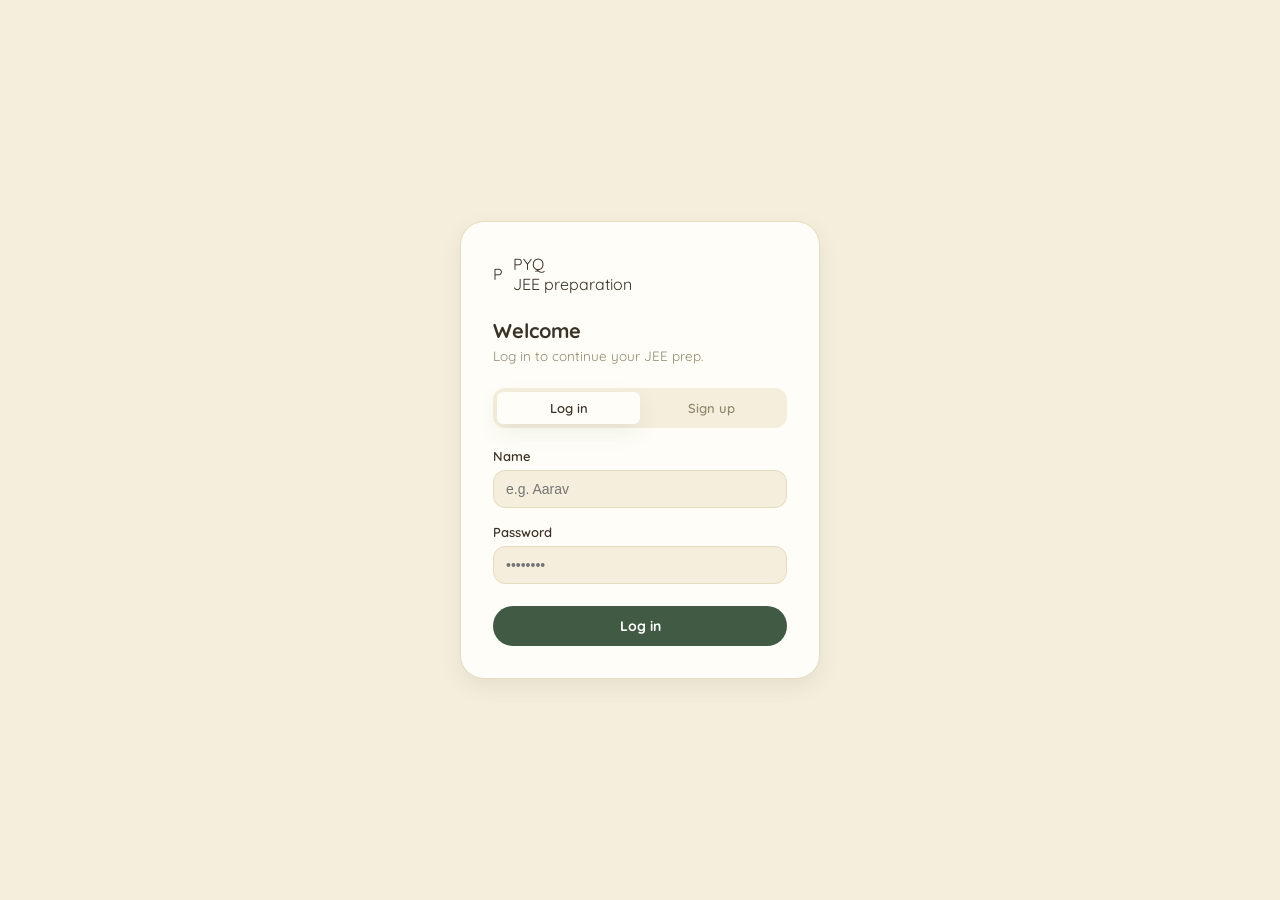
<file: frontend/index.html>
<!doctype html>
<html lang="en">
<head>
  <meta charset="UTF-8" />
  <meta name="viewport" content="width=device-width, initial-scale=1.0" />
  <title>PYQ · Log in</title>
  <link rel="stylesheet" href="css/global.css" />
  <link rel="stylesheet" href="css/auth.css" />
</head>
<body>
  <div class="auth-shell">
    <div class="auth-card">
      <div class="auth-brand">
        <div class="sidebar-brand-mark">P</div>
        <div>
          <div class="sidebar-brand-title">PYQ</div>
          <div class="sidebar-brand-subtitle">JEE preparation</div>
        </div>
      </div>

      <h1 class="auth-title">Welcome</h1>
      <p class="auth-subtitle" id="authSubtitle">Log in to continue your JEE prep.</p>

      <div class="auth-tabs">
        <button type="button" class="auth-tab" data-mode="login">Log in</button>
        <button type="button" class="auth-tab" data-mode="signup">Sign up</button>
      </div>

      <form id="authForm" data-mode="login">
        <div class="auth-field">
          <label class="auth-label" for="authName">Name</label>
          <input class="auth-input" type="text" id="authName" placeholder="e.g. Aarav" autocomplete="name" required />
        </div>
        <div class="auth-field">
          <label class="auth-label" for="authPassword">Password</label>
          <input class="auth-input" type="password" id="authPassword" placeholder="••••••••" autocomplete="current-password" required />
        </div>
        <p class="auth-error" id="authError"></p>
        <button type="submit" class="btn btn-primary auth-submit" id="authSubmit">Log in</button>
      </form>
    </div>
  </div>

  <script src="js/auth.js"></script>
  <script src="js/login.js"></script>
</body>
</html>
</file>
<file: frontend/css/global.css>
@import url("https://fonts.googleapis.com/css2?family=Quicksand:wght@500;600;700&display=swap");

:root {
  --bg: #f5eedc;
  --surface: #fffdf7;
  --surface-soft: #fbf4e3;
  --border: #e6dcc0;
  --text: #3a3226;
  --text-muted: #938a6e;
  --text-soft: #5b5340;
  --accent: #405a43;
  --accent-soft: #8fa889;
  --accent-soft-bg: rgba(143, 168, 137, 0.22);
  --accent-contrast: #ffffff;
  --yellow: #f3d783;
  --sky: #a9d0e8;
  --pink: #e9b9c2;
  --error: #c96a4e;
  --success: #3f7a52;
  --radius-lg: 24px;
  --radius-md: 16px;
  --radius-sm: 12px;
  --shadow-card: 0 8px 22px rgba(64, 90, 67, 0.09);

  /* Floating nav toolbar: dark/translucent + muted gold, independent of
     the light content palette above since it floats over every page. */
  --toolbar-bg: rgba(19, 17, 13, 0.78);
  --toolbar-border: rgba(201, 162, 77, 0.3);
  --toolbar-icon: #efe6d2;
  --toolbar-icon-muted: #a79c82;
  --toolbar-gold: #c9a24d;
  --toolbar-gold-glow: rgba(201, 162, 77, 0.55);
  --toolbar-active-bg: rgba(201, 162, 77, 0.16);
}

* {
  box-sizing: border-box;
}

html,
body {
  height: 100%;
}

body {
  margin: 0;
  font-family: "Quicksand", "Segoe UI", -apple-system, BlinkMacSystemFont, Roboto, sans-serif;
  background: var(--bg);
  color: var(--text);
}

a {
  color: inherit;
  text-decoration: none;
}

button {
  font-family: inherit;
}

.sr-only {
  position: absolute;
  width: 1px;
  height: 1px;
  padding: 0;
  margin: -1px;
  overflow: hidden;
  clip: rect(0, 0, 0, 0);
  white-space: nowrap;
  border: 0;
}

/* App shell: .sidebar is now `position: fixed` (see below), taken
   completely out of flow, so .main naturally fills 100% of the shell
   on its own -- no layout math needed between the two. */
.app-shell {
  display: flex;
  min-height: 100vh;
}

/* Floating bottom-center pill nav -- dark glass + muted gold, overlays
   every page (light content pages and the dark map alike) rather than
   reserving layout space. */
.sidebar {
  position: fixed;
  bottom: 22px;
  left: 50%;
  transform: translateX(-50%);
  width: auto;
  height: auto;
  display: flex;
  flex-direction: row;
  align-items: center;
  gap: 4px;
  padding: 8px;
  border-radius: 999px;
  background: var(--toolbar-bg);
  border: 1px solid var(--toolbar-border);
  box-shadow: 0 18px 40px rgba(0, 0, 0, 0.35), 0 2px 10px rgba(0, 0, 0, 0.25);
  backdrop-filter: blur(16px);
  -webkit-backdrop-filter: blur(16px);
  z-index: 50;
}

.sidebar-brand {
  display: none;
}

.sidebar-nav {
  display: flex;
  flex-direction: row;
  align-items: center;
  gap: 4px;
}

.sidebar-link {
  position: relative;
  display: flex;
  align-items: center;
  justify-content: center;
  width: 44px;
  height: 44px;
  border-radius: 50%;
  color: var(--toolbar-icon-muted);
  transition: color 0.15s ease, background 0.15s ease, box-shadow 0.15s ease;
}

.sidebar-link:hover {
  background: rgba(239, 230, 210, 0.08);
  color: var(--toolbar-icon);
}

.sidebar-link.active {
  color: var(--toolbar-gold);
  background: var(--toolbar-active-bg);
  box-shadow: 0 0 0 1.5px var(--toolbar-gold), 0 0 16px var(--toolbar-gold-glow);
}

.sidebar-link-icon {
  width: 20px;
  height: 20px;
  display: inline-flex;
  align-items: center;
  justify-content: center;
  flex-shrink: 0;
}

/* Custom tooltip, shown above each icon (the nav is a horizontal
   bottom bar now) on hover/focus. */
.sidebar-link::after {
  content: attr(data-tooltip);
  position: absolute;
  bottom: calc(100% + 12px);
  left: 50%;
  transform: translateX(-50%);
  background: var(--toolbar-bg);
  border: 1px solid var(--toolbar-border);
  color: var(--toolbar-icon);
  padding: 5px 11px;
  border-radius: 8px;
  font-size: 11.5px;
  font-weight: 600;
  white-space: nowrap;
  opacity: 0;
  pointer-events: none;
  transition: opacity 0.15s ease;
  z-index: 20;
}

.sidebar-link:hover::after,
.sidebar-link:focus-visible::after {
  opacity: 1;
}

.sidebar-footer {
  display: flex;
  align-items: center;
}

.sidebar-user {
  position: relative;
  display: flex;
  align-items: center;
  justify-content: center;
  width: 44px;
  height: 44px;
  border-radius: 50%;
  background: none;
  border: none;
  cursor: pointer;
}

.sidebar-user::after {
  content: attr(data-tooltip);
  position: absolute;
  bottom: calc(100% + 12px);
  left: 50%;
  transform: translateX(-50%);
  background: var(--toolbar-bg);
  border: 1px solid var(--toolbar-border);
  color: var(--toolbar-icon);
  padding: 5px 11px;
  border-radius: 8px;
  font-size: 11.5px;
  font-weight: 600;
  white-space: nowrap;
  opacity: 0;
  pointer-events: none;
  transition: opacity 0.15s ease;
  z-index: 20;
}

.sidebar-user:hover::after,
.sidebar-user:focus-visible::after {
  opacity: 1;
}

.sidebar-user-avatar {
  width: 32px;
  height: 32px;
  border-radius: 50%;
  background: var(--toolbar-gold);
  color: #1a1812;
  display: flex;
  align-items: center;
  justify-content: center;
  font-size: 11px;
  font-weight: 700;
  flex-shrink: 0;
}

/* Name/target text is kept for a11y and for the profile page's own
   larger reuse of this markup, hidden only inside the floating pill. */
.sidebar .sidebar-user-name,
.sidebar .sidebar-user-target {
  display: none;
}

.main {
  flex: 1;
  padding: 28px 36px 120px;
  min-width: 0;
}

.topbar {
  display: flex;
  align-items: center;
  justify-content: space-between;
  margin-bottom: 28px;
}

.topbar-greeting {
  font-size: 24px;
  font-weight: 700;
  margin: 0 0 4px;
}

.topbar-subtitle {
  margin: 0;
  color: var(--text-muted);
  font-size: 14px;
}

.topbar-actions {
  display: flex;
  gap: 10px;
}

.icon-button {
  width: 38px;
  height: 38px;
  border-radius: 50%;
  border: 1px solid var(--border);
  background: var(--surface);
  display: flex;
  align-items: center;
  justify-content: center;
  cursor: pointer;
}

.icon-button:hover {
  background: var(--accent-soft-bg);
}

.card {
  background: var(--surface);
  border: 1px solid var(--border);
  border-radius: var(--radius-lg);
  box-shadow: var(--shadow-card);
  padding: 22px;
}

.card-header {
  display: flex;
  align-items: center;
  justify-content: space-between;
  margin-bottom: 14px;
}

.card-title {
  font-size: 15px;
  font-weight: 700;
  margin: 0;
}

.card-link {
  font-size: 13px;
  font-weight: 600;
  color: var(--accent);
}

.card-link:hover {
  text-decoration: underline;
}

.page-placeholder {
  display: flex;
  flex-direction: column;
  align-items: flex-start;
  gap: 8px;
  padding: 48px;
}

.page-placeholder h2 {
  margin: 0;
  font-size: 20px;
}

.page-placeholder p {
  margin: 0;
  color: var(--text-muted);
  max-width: 460px;
}

.btn {
  display: inline-flex;
  align-items: center;
  justify-content: center;
  gap: 8px;
  border-radius: 999px;
  padding: 10px 20px;
  font-size: 14px;
  font-weight: 700;
  cursor: pointer;
  border: 1px solid transparent;
}

.btn-primary {
  background: var(--accent);
  color: var(--accent-contrast);
}

.btn-primary:hover {
  background: #344b37;
}

.btn-secondary {
  background: var(--surface);
  border-color: var(--border);
  color: var(--text);
}

.btn-secondary:hover {
  background: var(--accent-soft-bg);
}

/* Narrow screens: same floating pill everywhere, just a touch more
   compact so it comfortably fits 6 items under ~420px. */
@media (max-width: 700px) {
  .sidebar {
    bottom: 14px;
    gap: 2px;
    padding: 6px;
  }

  .sidebar-link,
  .sidebar-user {
    width: 38px;
    height: 38px;
  }

  .sidebar-link-icon {
    width: 18px;
    height: 18px;
  }

  .sidebar-user-avatar {
    width: 28px;
    height: 28px;
  }

  .sidebar-link::after,
  .sidebar-user::after {
    display: none;
  }

  .main {
    padding: 20px 16px 110px;
  }
}
</file>
<file: frontend/css/auth.css>
.auth-shell {
  min-height: 100vh;
  display: flex;
  align-items: center;
  justify-content: center;
  padding: 24px;
}

.auth-card {
  width: 100%;
  max-width: 360px;
  background: var(--surface);
  border: 1px solid var(--border);
  border-radius: var(--radius-lg);
  box-shadow: var(--shadow-card);
  padding: 32px;
}

.auth-brand {
  display: flex;
  align-items: center;
  gap: 10px;
  margin-bottom: 24px;
}

.auth-title {
  font-size: 20px;
  font-weight: 700;
  margin: 0 0 4px;
}

.auth-subtitle {
  margin: 0 0 24px;
  color: var(--text-muted);
  font-size: 13.5px;
}

.auth-tabs {
  display: flex;
  background: var(--bg);
  border-radius: var(--radius-sm);
  padding: 4px;
  margin-bottom: 20px;
}

.auth-tab {
  flex: 1;
  border: none;
  background: none;
  padding: 8px 0;
  font-size: 13px;
  font-weight: 600;
  color: var(--text-muted);
  border-radius: 6px;
  cursor: pointer;
}

.auth-tab.active {
  background: var(--surface);
  color: var(--text);
  box-shadow: var(--shadow-card);
}

.auth-field {
  margin-bottom: 16px;
}

.auth-label {
  display: block;
  font-size: 13px;
  font-weight: 600;
  margin-bottom: 6px;
}

.auth-input {
  width: 100%;
  padding: 10px 12px;
  border-radius: var(--radius-sm);
  border: 1px solid var(--border);
  font-size: 14px;
  background: var(--bg);
}

.auth-input:focus {
  outline: 2px solid var(--accent);
  outline-offset: 1px;
}

.auth-submit {
  width: 100%;
  margin-top: 6px;
}

.auth-error {
  display: none;
  color: var(--error);
  font-size: 12.5px;
  margin: -8px 0 14px;
}

.auth-error.visible {
  display: block;
}
</file>
<file: frontend/css/dashboard.css>
.mission-card {
  margin-bottom: 20px;
  display: flex;
  justify-content: space-between;
  gap: 24px;
}

.mission-card-main {
  flex: 1;
  min-width: 0;
}

.mission-badge {
  display: inline-block;
  font-size: 11px;
  font-weight: 700;
  letter-spacing: 0.04em;
  text-transform: uppercase;
  color: var(--text-muted);
  margin-bottom: 10px;
}

.mission-title {
  font-size: 14px;
  font-weight: 700;
  color: var(--text-soft);
  margin: 0 0 6px;
}

.mission-heading {
  font-size: 22px;
  font-weight: 700;
  margin: 0 0 10px;
  line-height: 1.3;
}

.mission-description {
  margin: 0 0 18px;
  color: var(--text-muted);
  font-size: 14px;
  line-height: 1.6;
  max-width: 560px;
}

.mission-stats {
  display: flex;
  flex-direction: column;
  gap: 14px;
  min-width: 170px;
  border-left: 1px solid var(--border);
  padding-left: 24px;
}

.mission-stat-label {
  font-size: 11px;
  text-transform: uppercase;
  letter-spacing: 0.04em;
  color: var(--text-muted);
  margin-bottom: 2px;
}

.mission-stat-value {
  font-size: 14px;
  font-weight: 700;
}

.mission-pill {
  align-self: flex-start;
  background: var(--bg);
  border-radius: 999px;
  padding: 4px 12px;
  font-size: 12px;
  font-weight: 700;
}

.dashboard-grid {
  display: grid;
  grid-template-columns: repeat(3, 1fr);
  gap: 20px;
}

.trend-list,
.recent-list,
.progress-list {
  list-style: none;
  margin: 0;
  padding: 0;
  display: flex;
  flex-direction: column;
  gap: 14px;
}

.trend-row {
  display: flex;
  align-items: center;
  justify-content: space-between;
  font-size: 13.5px;
}

.trend-row-count {
  font-weight: 700;
  color: var(--text-soft);
}

.recent-item {
  display: flex;
  align-items: center;
  justify-content: space-between;
  gap: 10px;
  padding: 8px 0;
  border-bottom: 1px solid var(--border);
}

.recent-item:last-child {
  border-bottom: none;
  padding-bottom: 0;
}

.recent-item-title {
  font-size: 13.5px;
  font-weight: 600;
  margin: 0 0 2px;
}

.recent-item-meta {
  font-size: 12px;
  color: var(--text-muted);
  margin: 0;
}

.recent-item-arrow {
  color: var(--text-muted);
  flex-shrink: 0;
}

.progress-card-subtitle {
  font-size: 12.5px;
  color: var(--text-muted);
  margin: -8px 0 14px;
}

.progress-row {
  display: flex;
  flex-direction: column;
  gap: 6px;
}

.progress-row-top {
  display: flex;
  align-items: center;
  justify-content: space-between;
  font-size: 13px;
  font-weight: 600;
}

.progress-bar-track {
  height: 6px;
  border-radius: 999px;
  background: var(--bg);
  overflow: hidden;
}

.progress-bar-fill {
  height: 100%;
  border-radius: 999px;
  background: var(--accent);
}

.intelligence-form {
  display: flex;
  flex-direction: column;
  gap: 12px;
}

.intelligence-textarea {
  width: 100%;
  min-height: 90px;
  padding: 12px 14px;
  border-radius: var(--radius-sm);
  border: 1px solid var(--border);
  background: var(--bg);
  font-family: inherit;
  font-size: 14px;
  resize: vertical;
}

.intelligence-textarea:focus {
  outline: 2px solid var(--accent);
  outline-offset: 1px;
}

.intelligence-status {
  font-size: 12.5px;
  color: var(--text-muted);
  min-height: 16px;
}

.intelligence-status.visible-error {
  color: var(--error);
}

.intelligence-answer-box {
  margin-top: 18px;
  padding-top: 18px;
  border-top: 1px solid var(--border);
  font-size: 14px;
  line-height: 1.6;
  white-space: pre-wrap;
}

@media (max-width: 1080px) {
  .dashboard-grid {
    grid-template-columns: 1fr;
  }

  .mission-card {
    flex-direction: column;
  }

  .mission-stats {
    border-left: none;
    border-top: 1px solid var(--border);
    padding-left: 0;
    padding-top: 16px;
    flex-direction: row;
    flex-wrap: wrap;
  }
}

/* --- Shared across My Materials / Learn / PYQ Explorer / My Progress --- */

.tab-bar {
  display: flex;
  gap: 6px;
  background: var(--bg);
  border-radius: var(--radius-sm);
  padding: 4px;
  margin-bottom: 20px;
  width: fit-content;
}

.tab-button {
  border: none;
  background: none;
  padding: 8px 18px;
  font-size: 13.5px;
  font-weight: 600;
  color: var(--text-muted);
  border-radius: 6px;
  cursor: pointer;
}

.tab-button.active {
  background: var(--surface);
  color: var(--text);
  box-shadow: var(--shadow-card);
}

.filter-row {
  display: flex;
  flex-wrap: wrap;
  gap: 10px;
  margin-bottom: 18px;
}

.filter-select {
  padding: 8px 12px;
  border-radius: var(--radius-sm);
  border: 1px solid var(--border);
  background: var(--surface);
  font-size: 13px;
  color: var(--text);
  font-family: inherit;
}

.filter-chip {
  display: inline-flex;
  align-items: center;
  border-radius: 999px;
  padding: 5px 13px;
  font-size: 12.5px;
  font-weight: 600;
  border: 1px solid var(--border);
  background: var(--surface);
  color: var(--text-soft);
  cursor: pointer;
}

.filter-chip.active {
  background: var(--accent);
  border-color: var(--accent);
  color: var(--accent-contrast);
}

.dna-chip {
  display: inline-flex;
  align-items: center;
  border-radius: 999px;
  padding: 3px 10px;
  font-size: 11px;
  font-weight: 700;
  background: var(--bg);
  color: var(--text-soft);
  margin-right: 6px;
  margin-bottom: 6px;
}

.materials-grid,
.question-grid {
  display: grid;
  grid-template-columns: repeat(auto-fill, minmax(240px, 1fr));
  gap: 16px;
}

.material-card,
.question-card {
  cursor: pointer;
  transition: border-color 0.15s ease;
}

.material-card:hover,
.question-card:hover {
  border-color: var(--text-muted);
}

.material-card-title,
.question-card-title {
  font-size: 13.5px;
  font-weight: 700;
  margin: 0 0 6px;
}

.material-card-meta,
.question-card-meta {
  font-size: 12px;
  color: var(--text-muted);
  margin: 0 0 10px;
}

.question-card-snippet {
  font-size: 13px;
  color: var(--text-soft);
  margin: 0 0 10px;
  line-height: 1.5;
}

.upload-form {
  display: flex;
  align-items: center;
  gap: 14px;
  flex-wrap: wrap;
}

.chunk-item {
  padding: 12px 0;
  border-bottom: 1px solid var(--border);
}

.chunk-item:last-child {
  border-bottom: none;
}

.chunk-item-page {
  font-size: 11px;
  font-weight: 700;
  color: var(--text-muted);
  text-transform: uppercase;
  margin: 0 0 4px;
}

.chunk-item-text {
  font-size: 13px;
  color: var(--text-soft);
  line-height: 1.6;
  white-space: pre-wrap;
  margin: 0;
}

.flashcard {
  min-height: 180px;
  display: flex;
  flex-direction: column;
  align-items: center;
  justify-content: center;
  text-align: center;
  cursor: pointer;
  padding: 32px 24px;
}

.flashcard-face {
  font-size: 15px;
  line-height: 1.6;
}

.flashcard-hint {
  margin-top: 16px;
  font-size: 12px;
  color: var(--text-muted);
}

.quiz-feedback {
  margin-top: 14px;
  font-size: 13.5px;
  font-weight: 600;
}

.quiz-feedback.is-correct {
  color: var(--success);
}

.quiz-feedback.is-incorrect {
  color: var(--error);
}

.quiz-score {
  font-size: 28px;
  font-weight: 700;
  margin: 0 0 6px;
}

.checkpoint-badge {
  display: inline-flex;
  align-items: center;
  gap: 6px;
  border-radius: 999px;
  padding: 5px 12px;
  font-size: 12px;
  font-weight: 700;
  background: var(--accent);
  color: var(--accent-contrast);
  margin-right: 8px;
  margin-bottom: 8px;
}

.xp-badge {
  display: inline-flex;
  align-items: baseline;
  gap: 6px;
  font-size: 22px;
  font-weight: 700;
}

.xp-badge-unit {
  font-size: 12px;
  font-weight: 700;
  color: var(--text-muted);
}
</file>
<file: frontend/css/home.css>
/* Full-bleed immersive map: the home page's .main gets zero padding
   and exact viewport height, and the whole page goes dark/charcoal to
   match the immersive RPG mood -- only this page's chrome goes dark,
   the map artwork's own colors stay untouched. */
:root {
  --map-dark-bg: #141210;
  --map-panel-bg: rgba(19, 17, 13, 0.82);
  --map-panel-border: rgba(201, 162, 77, 0.28);
  --map-ivory: #efe6d2;
  --map-marker-bg: #1d1a14;
}

body[data-page="home"] {
  overflow: hidden;
  background: var(--map-dark-bg);
}

body[data-page="home"] .app-shell {
  height: 100vh;
  height: 100dvh;
}

body[data-page="home"] .main {
  padding: 0;
  overflow: hidden;
  display: flex;
  background: var(--map-dark-bg);
}

.map-stage {
  position: relative;
  flex: 1;
  display: flex;
}

.map-greeting-pill {
  position: absolute;
  top: 18px;
  left: 50%;
  transform: translateX(-50%);
  background: var(--map-panel-bg);
  border: 1px solid var(--map-panel-border);
  border-radius: 999px;
  padding: 8px 20px;
  font-size: 13px;
  font-weight: 600;
  color: var(--map-ivory);
  box-shadow: 0 10px 26px rgba(0, 0, 0, 0.35);
  backdrop-filter: blur(10px);
  -webkit-backdrop-filter: blur(10px);
  z-index: 10;
  white-space: nowrap;
}

.map-viewport {
  position: relative;
  overflow: hidden;
  background: var(--map-dark-bg);
  flex: 1;
  cursor: grab;
  touch-action: none;
}

.map-viewport.is-panning {
  cursor: grabbing;
}

.map-canvas {
  position: absolute;
  top: 0;
  left: 0;
  width: 100%;
  transform-origin: 0 0;
  will-change: transform;
}

.map-image {
  width: 100%;
  display: block;
  pointer-events: none;
  user-select: none;
  -webkit-user-drag: none;
  /* Keep the artwork's own colors vibrant -- only a very slight
     contrast/saturation lift so it reads richly against the dark
     surrounding chrome, no color replacement. */
  filter: saturate(1.08) contrast(1.03);
}

.map-hotspot {
  position: absolute;
  transform: translate(-50%, -50%);
  display: flex;
  flex-direction: column;
  align-items: center;
  gap: 4px;
  background: none;
  border: none;
  cursor: pointer;
  padding: 0;
  animation: map-bob 4.5s ease-in-out infinite;
}

.map-hotspot--materials { animation-delay: 0s; }
.map-hotspot--learn { animation-delay: 0.6s; }
.map-hotspot--explorer { animation-delay: 1.1s; }
.map-hotspot--progress { animation-delay: 1.7s; }

.map-hotspot:hover,
.map-hotspot:focus-visible {
  animation-play-state: paused;
}

.map-hotspot:hover .map-hotspot-marker,
.map-hotspot:focus-visible .map-hotspot-marker {
  transform: translateY(-5px) scale(1.1);
  box-shadow: 0 0 0 1.5px var(--toolbar-gold), 0 0 22px var(--toolbar-gold-glow);
}

/* Dark charcoal badge with a subtle gold ring + glow -- the icon tint
   gives each zone a faint identity without breaking the dark/gold
   language the way solid pastel fills used to. */
.map-hotspot-marker {
  width: 50px;
  height: 50px;
  border-radius: 50%;
  background: var(--map-marker-bg);
  color: var(--toolbar-gold);
  display: flex;
  align-items: center;
  justify-content: center;
  box-shadow: 0 0 0 1.5px rgba(201, 162, 77, 0.45), 0 0 14px rgba(201, 162, 77, 0.3),
    0 6px 16px rgba(0, 0, 0, 0.45);
  border: 2px solid rgba(239, 230, 210, 0.1);
  transition: transform 0.18s ease, box-shadow 0.18s ease;
}

.map-hotspot-marker--pink { color: var(--pink); }
.map-hotspot-marker--blue { color: var(--sky); }
.map-hotspot-marker--yellow { color: var(--yellow); }
.map-hotspot-marker--sage { color: var(--accent-soft); }

.map-hotspot-label {
  background: var(--map-panel-bg);
  border: 1px solid var(--map-panel-border);
  border-radius: 999px;
  padding: 3px 12px;
  font-size: 11.5px;
  font-weight: 700;
  color: var(--map-ivory);
  white-space: nowrap;
  box-shadow: 0 6px 16px rgba(0, 0, 0, 0.35);
  backdrop-filter: blur(8px);
  -webkit-backdrop-filter: blur(8px);
}

.map-hotspot-badge {
  position: absolute;
  top: -8px;
  right: -10px;
  background: var(--toolbar-gold);
  color: #1a1812;
  border-radius: 999px;
  font-size: 10px;
  font-weight: 700;
  padding: 2px 7px;
  animation: badge-float 3.2s ease-in-out infinite;
  white-space: nowrap;
  border: 2px solid var(--map-dark-bg);
}

.map-checkpoint {
  position: absolute;
  transform: translate(-50%, -50%);
  display: flex;
  flex-direction: column;
  align-items: center;
  gap: 3px;
  background: none;
  border: none;
  cursor: default;
}

.map-checkpoint-marker {
  width: 28px;
  height: 28px;
  border-radius: 50%;
  display: flex;
  align-items: center;
  justify-content: center;
  background: var(--map-marker-bg);
  border: 1.5px solid rgba(239, 230, 210, 0.18);
  color: rgba(239, 230, 210, 0.4);
  box-shadow: 0 4px 12px rgba(0, 0, 0, 0.35);
}

.map-checkpoint.is-unlocked .map-checkpoint-marker {
  background: var(--map-marker-bg);
  border-color: var(--toolbar-gold);
  color: var(--toolbar-gold);
  box-shadow: 0 0 0 1.5px var(--toolbar-gold), 0 0 14px var(--toolbar-gold-glow);
}

.map-checkpoint-label {
  font-size: 10.5px;
  font-weight: 600;
  color: var(--map-ivory);
  background: var(--map-panel-bg);
  border-radius: 999px;
  padding: 1px 9px;
  border: 1px solid var(--map-panel-border);
}

.map-avatar {
  position: absolute;
  width: 32px;
  height: 32px;
  border-radius: 50%;
  background: var(--map-marker-bg);
  color: var(--toolbar-gold);
  display: flex;
  align-items: center;
  justify-content: center;
  font-size: 11px;
  font-weight: 700;
  transform: translate(-50%, -50%);
  transition: left 0.5s ease, top 0.5s ease;
  box-shadow: 0 0 0 1.5px var(--toolbar-gold), 0 0 16px var(--toolbar-gold-glow),
    0 3px 10px rgba(0, 0, 0, 0.4);
  border: 2px solid rgba(239, 230, 210, 0.15);
  pointer-events: none;
  z-index: 5;
}

@keyframes map-bob {
  0%, 100% { transform: translate(-50%, -50%) translateY(0); }
  50% { transform: translate(-50%, -50%) translateY(-5px); }
}

@keyframes badge-float {
  0%, 100% { transform: translateY(0); }
  50% { transform: translateY(-3px); }
}

@media (prefers-reduced-motion: reduce) {
  .map-hotspot,
  .map-hotspot-badge {
    animation: none;
  }
  .map-avatar {
    transition: none;
  }
}

@media (max-width: 700px) {
  .map-greeting-pill {
    font-size: 11.5px;
    padding: 6px 14px;
    max-width: 90%;
    overflow: hidden;
    text-overflow: ellipsis;
  }

  .map-hotspot-marker {
    width: 40px;
    height: 40px;
  }
}
</file>
